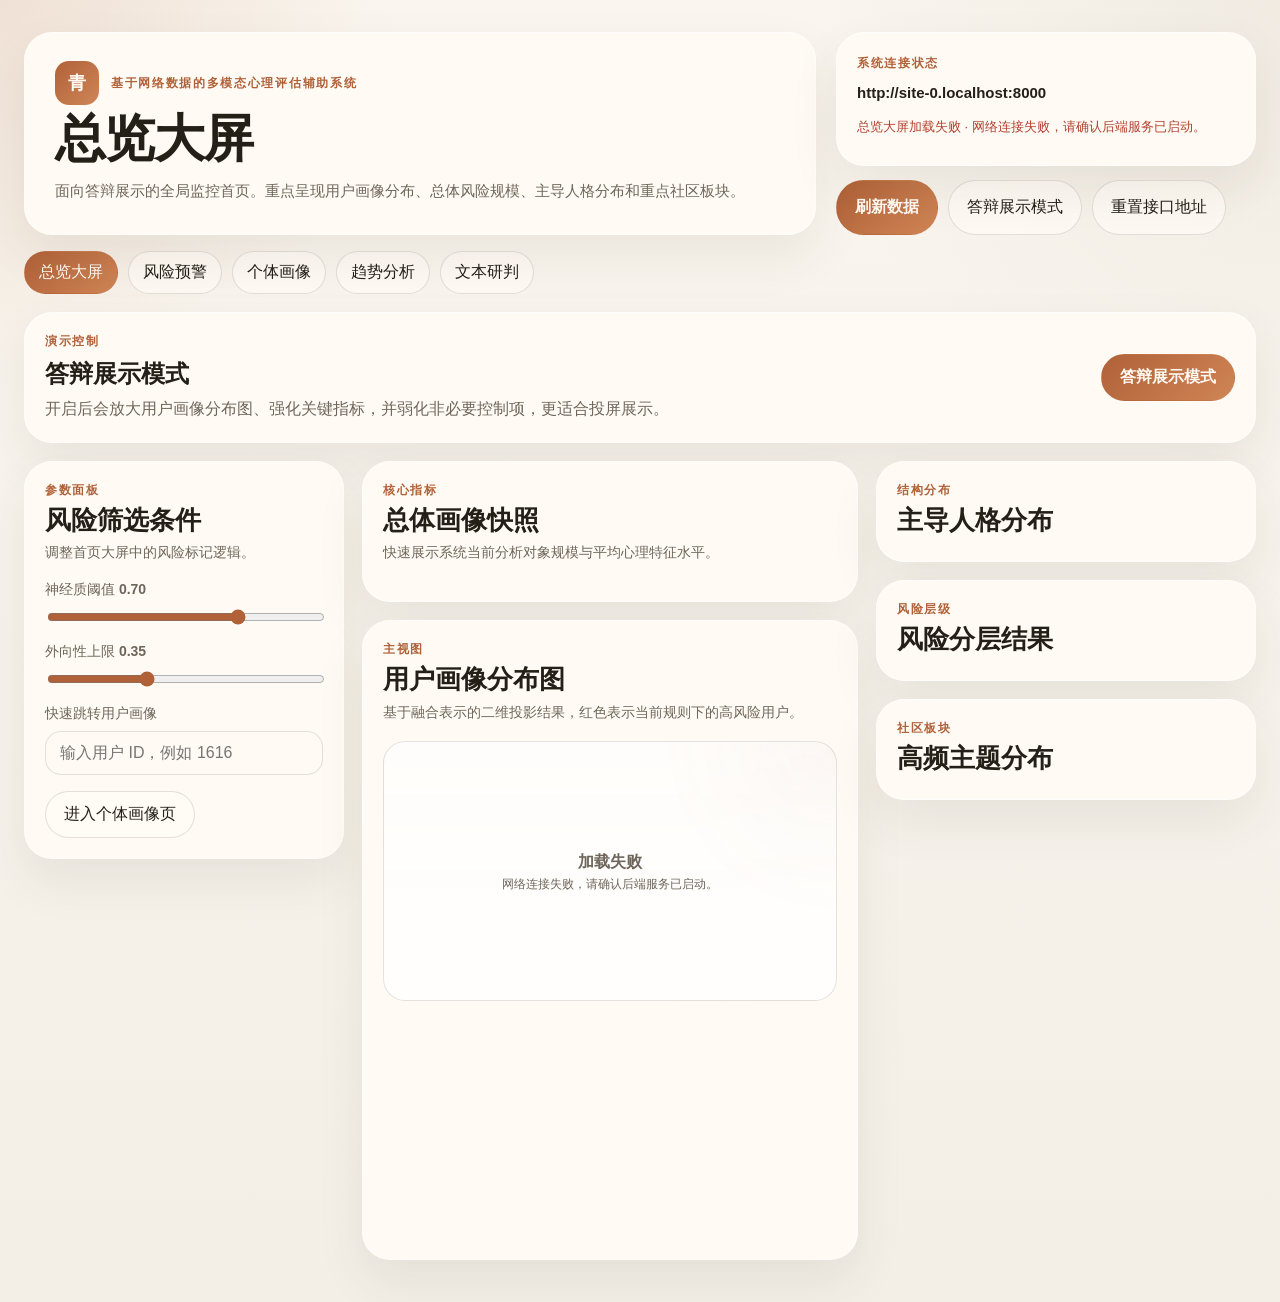
<file: frontend/index.html>
<!DOCTYPE html>
<html lang="zh-CN">
  <head>
    <meta charset="UTF-8" />
    <meta name="viewport" content="width=device-width, initial-scale=1.0" />
    <title>总览大屏 · 青少年心理画像与风险预警系统</title>
    <link rel="stylesheet" href="./styles.css?v=20260416b" />
  </head>
  <body>
    <div class="page-shell">
      <header class="masthead">
        <div class="masthead-copy">
          <div class="brand-row">
            <span class="brand-mark">青</span>
            <p class="eyebrow">基于网络数据的多模态心理评估辅助系统</p>
          </div>
          <h1>总览大屏</h1>
          <p class="lede">
            面向答辩展示的全局监控首页。重点呈现用户画像分布、总体风险规模、主导人格分布和重点社区板块。
          </p>
        </div>

        <div class="masthead-side">
          <div class="api-card">
            <span class="api-label">系统连接状态</span>
            <strong id="api-base-value" class="api-value">等待解析…</strong>
            <p id="backend-status" class="status-line">正在准备连接后端…</p>
          </div>

          <div class="header-actions">
            <button id="refresh-button" class="button primary" type="button">刷新数据</button>
            <button id="presentation-toggle-button" class="button subtle" type="button">答辩展示模式</button>
            <button id="reset-api-button" class="button subtle" type="button">重置接口地址</button>
          </div>
        </div>
      </header>

      <nav class="nav-strip" aria-label="系统导航">
        <a class="nav-link active" href="./index.html">总览大屏</a>
        <a class="nav-link" href="./alerts.html">风险预警</a>
        <a class="nav-link" href="./profile.html">个体画像</a>
        <a class="nav-link" href="./trends.html">趋势分析</a>
        <a class="nav-link" href="./inference.html">文本研判</a>
      </nav>

      <section class="presentation-strip panel">
        <div>
          <p class="panel-kicker">演示控制</p>
          <h2>答辩展示模式</h2>
          <p>开启后会放大用户画像分布图、强化关键指标，并弱化非必要控制项，更适合投屏展示。</p>
        </div>
        <button id="presentation-toggle-button-inline" class="button primary" type="button">答辩展示模式</button>
      </section>

      <main class="workspace">
        <aside class="panel control-panel">
          <div class="panel-heading">
            <p class="panel-kicker">参数面板</p>
            <h2>风险筛选条件</h2>
            <p>调整首页大屏中的风险标记逻辑。</p>
          </div>

          <label class="field">
            <span>神经质阈值 <strong id="neuro-value">0.70</strong></span>
            <input id="neuro-slider" type="range" min="0" max="1" step="0.01" value="0.70" />
          </label>

          <label class="field">
            <span>外向性上限 <strong id="extra-value">0.35</strong></span>
            <input id="extra-slider" type="range" min="0" max="1" step="0.01" value="0.35" />
          </label>

          <label class="field">
            <span>快速跳转用户画像</span>
            <input id="jump-user-input" type="search" placeholder="输入用户 ID，例如 1616" />
          </label>

          <button id="jump-user-button" class="button subtle" type="button">进入个体画像页</button>
        </aside>

        <section class="main-column">
          <section class="panel">
            <div class="panel-heading">
              <p class="panel-kicker">核心指标</p>
              <h2>总体画像快照</h2>
              <p>快速展示系统当前分析对象规模与平均心理特征水平。</p>
            </div>
            <div id="stats-grid" class="stats-grid"></div>
          </section>

          <section class="panel hero-panel">
            <div class="panel-heading">
              <p class="panel-kicker">主视图</p>
              <h2>用户画像分布图</h2>
              <p>基于融合表示的二维投影结果，红色表示当前规则下的高风险用户。</p>
            </div>
            <div id="scatter-root" class="scatter-root scatter-root-large"></div>
          </section>
        </section>

        <aside class="side-column">
          <section class="panel">
            <div class="panel-heading">
              <p class="panel-kicker">结构分布</p>
              <h2>主导人格分布</h2>
            </div>
            <div id="trait-distribution" class="stack-list"></div>
          </section>

          <section class="panel">
            <div class="panel-heading">
              <p class="panel-kicker">风险层级</p>
              <h2>风险分层结果</h2>
            </div>
            <div id="risk-band-distribution" class="stack-list"></div>
          </section>

          <section class="panel">
            <div class="panel-heading">
              <p class="panel-kicker">社区板块</p>
              <h2>高频主题分布</h2>
            </div>
            <div id="subreddit-distribution" class="stack-list"></div>
          </section>
        </aside>
      </main>
    </div>

    <script type="module" src="./dashboard.js?v=20260416b"></script>
  </body>
</html>
</file>
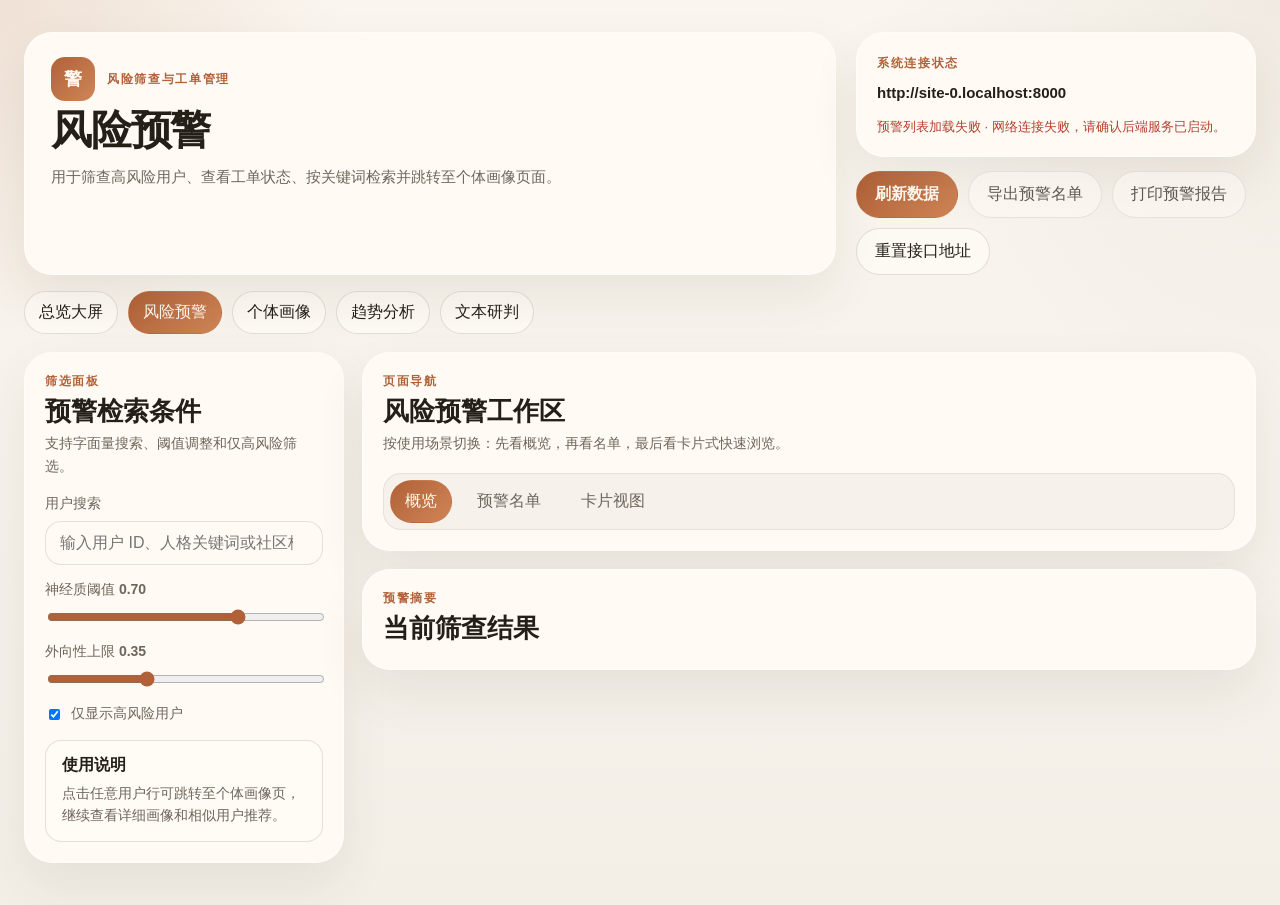
<file: frontend/alerts.html>
<!DOCTYPE html>
<html lang="zh-CN">
  <head>
    <meta charset="UTF-8" />
    <meta name="viewport" content="width=device-width, initial-scale=1.0" />
    <title>风险预警 · 青少年心理画像与风险预警系统</title>
    <link rel="stylesheet" href="./styles.css?v=20260416b" />
  </head>
  <body>
    <div class="page-shell">
      <header class="masthead compact">
        <div class="masthead-copy">
          <div class="brand-row">
            <span class="brand-mark">警</span>
            <p class="eyebrow">风险筛查与工单管理</p>
          </div>
          <h1>风险预警</h1>
          <p class="lede">
            用于筛查高风险用户、查看工单状态、按关键词检索并跳转至个体画像页面。
          </p>
        </div>

        <div class="masthead-side">
          <div class="api-card">
            <span class="api-label">系统连接状态</span>
            <strong id="api-base-value" class="api-value">等待解析…</strong>
            <p id="backend-status" class="status-line">正在准备连接后端…</p>
          </div>

          <div class="header-actions">
            <button id="refresh-button" class="button primary" type="button">刷新数据</button>
            <button id="export-alerts-button" class="button subtle" type="button">导出预警名单</button>
            <button id="print-alerts-button" class="button subtle" type="button">打印预警报告</button>
            <button id="reset-api-button" class="button subtle" type="button">重置接口地址</button>
          </div>
        </div>
      </header>

      <nav class="nav-strip" aria-label="系统导航">
        <a class="nav-link" href="./index.html">总览大屏</a>
        <a class="nav-link active" href="./alerts.html">风险预警</a>
        <a class="nav-link" href="./profile.html">个体画像</a>
        <a class="nav-link" href="./trends.html">趋势分析</a>
        <a class="nav-link" href="./inference.html">文本研判</a>
      </nav>

      <main class="workspace workspace-two-column">
        <aside class="panel control-panel">
          <div class="panel-heading">
            <p class="panel-kicker">筛选面板</p>
            <h2>预警检索条件</h2>
            <p>支持字面量搜索、阈值调整和仅高风险筛选。</p>
          </div>

          <label class="field">
            <span>用户搜索</span>
            <input id="search-input" type="search" placeholder="输入用户 ID、人格关键词或社区板块" />
          </label>

          <label class="field">
            <span>神经质阈值 <strong id="neuro-value">0.70</strong></span>
            <input id="neuro-slider" type="range" min="0" max="1" step="0.01" value="0.70" />
          </label>

          <label class="field">
            <span>外向性上限 <strong id="extra-value">0.35</strong></span>
            <input id="extra-slider" type="range" min="0" max="1" step="0.01" value="0.35" />
          </label>

          <label class="checkbox-row">
            <input id="risk-only" type="checkbox" checked />
            <span>仅显示高风险用户</span>
          </label>

          <div class="helper-box">
            <strong>使用说明</strong>
            <p>点击任意用户行可跳转至个体画像页，继续查看详细画像和相似用户推荐。</p>
          </div>
        </aside>

        <section class="main-column">
          <section class="panel">
            <div class="panel-heading">
              <p class="panel-kicker">页面导航</p>
              <h2>风险预警工作区</h2>
              <p>按使用场景切换：先看概览，再看名单，最后看卡片式快速浏览。</p>
            </div>
            <div id="alerts-tab-bar" class="profile-tab-bar"></div>
          </section>

          <section id="alerts-overview-section" class="panel alert-tab-section">
            <div class="panel-heading">
              <p class="panel-kicker">预警摘要</p>
              <h2>当前筛查结果</h2>
            </div>
            <div id="alerts-summary" class="stats-grid compact-stats"></div>
          </section>

          <section id="alerts-table-section" class="panel alert-tab-section">
            <div class="panel-heading">
              <p class="panel-kicker">风险名单</p>
              <h2>重点观察用户列表</h2>
              <p>按风险优先，再按神经质和发帖活跃度排序。</p>
            </div>
            <div class="table-shell">
              <table>
                <thead>
                  <tr>
                    <th>用户</th>
                    <th>工单状态</th>
                    <th>主导人格</th>
                    <th>神经质</th>
                    <th>外向性</th>
                    <th>发帖数</th>
                    <th>社区板块</th>
                  </tr>
                </thead>
                <tbody id="users-table"></tbody>
              </table>
            </div>
          </section>

          <section id="alerts-cards-section" class="panel alert-tab-section">
            <div class="panel-heading">
              <p class="panel-kicker">卡片视图</p>
              <h2>移动端与快速浏览模式</h2>
              <p>更适合触屏操作和答辩现场逐个点选用户。</p>
            </div>
            <div id="alerts-card-list" class="alerts-card-list"></div>
          </section>
        </section>
      </main>
    </div>

    <script type="module" src="./alerts.js?v=20260416b"></script>
  </body>
</html>
</file>
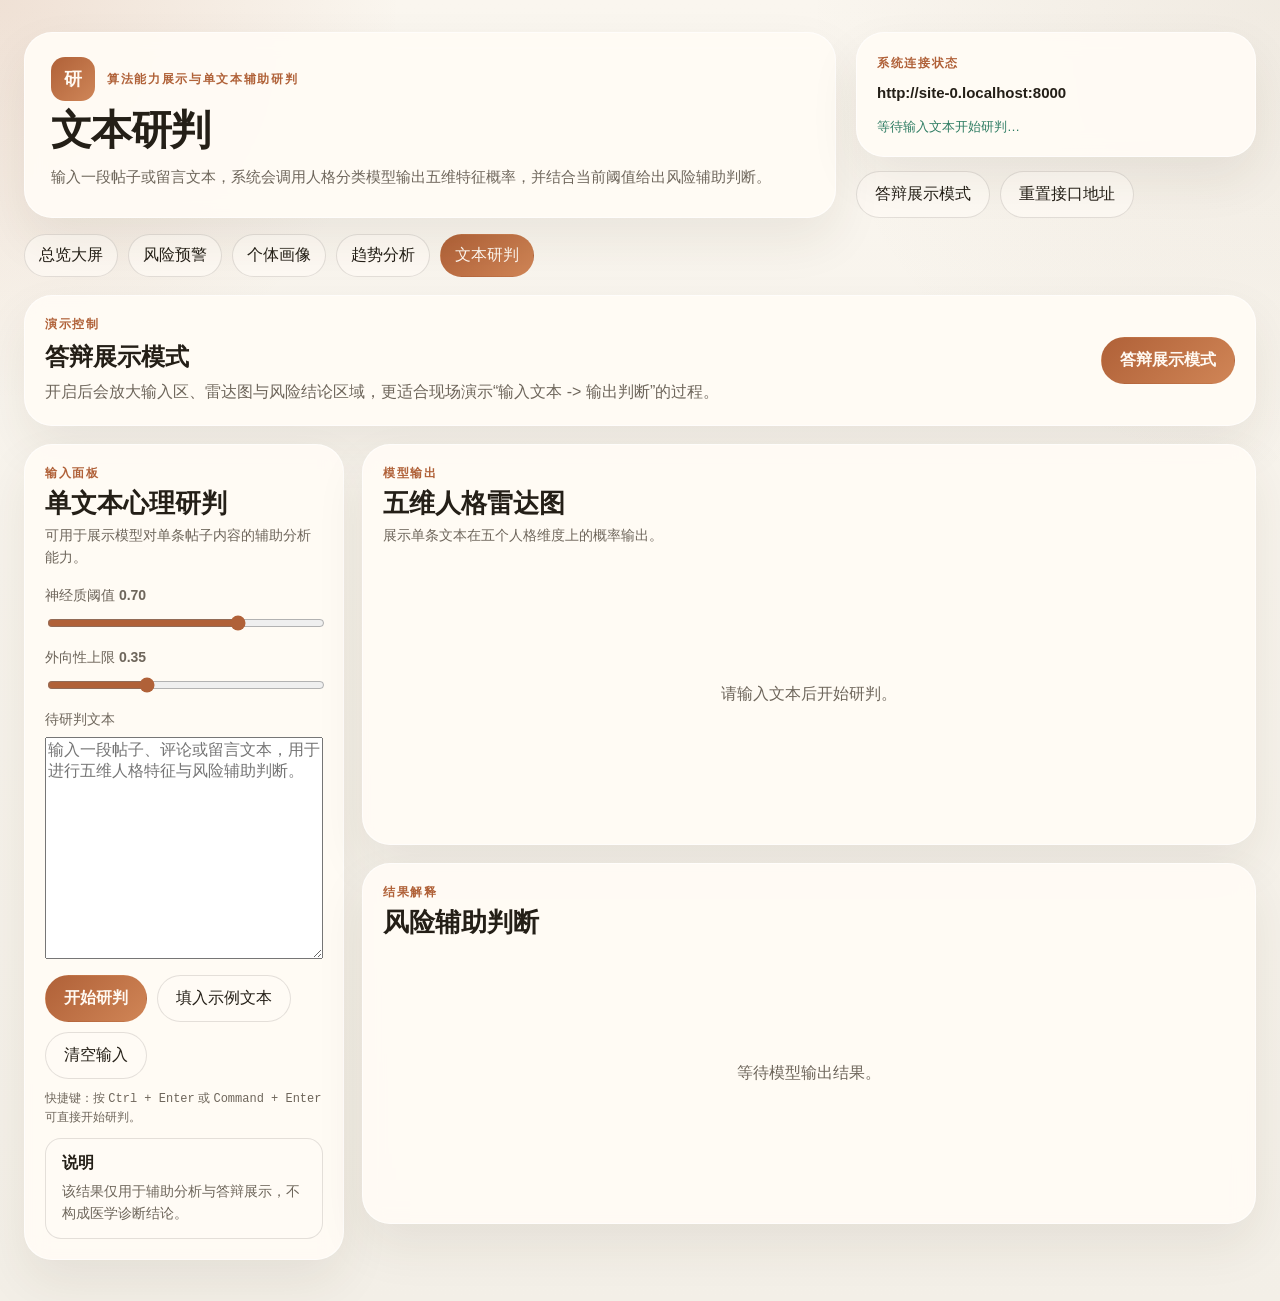
<file: frontend/inference.html>
<!DOCTYPE html>
<html lang="zh-CN">
  <head>
    <meta charset="UTF-8" />
    <meta name="viewport" content="width=device-width, initial-scale=1.0" />
    <title>文本研判 · 青少年心理画像与风险预警系统</title>
    <link rel="stylesheet" href="./styles.css?v=20260416b" />
  </head>
  <body>
    <div class="page-shell">
      <header class="masthead compact">
        <div class="masthead-copy">
          <div class="brand-row">
            <span class="brand-mark">研</span>
            <p class="eyebrow">算法能力展示与单文本辅助研判</p>
          </div>
          <h1>文本研判</h1>
          <p class="lede">
            输入一段帖子或留言文本，系统会调用人格分类模型输出五维特征概率，并结合当前阈值给出风险辅助判断。
          </p>
        </div>

        <div class="masthead-side">
          <div class="api-card">
            <span class="api-label">系统连接状态</span>
            <strong id="api-base-value" class="api-value">等待解析…</strong>
            <p id="backend-status" class="status-line">正在准备连接后端…</p>
          </div>

          <div class="header-actions">
            <button id="presentation-toggle-button" class="button subtle" type="button">答辩展示模式</button>
            <button id="reset-api-button" class="button subtle" type="button">重置接口地址</button>
          </div>
        </div>
      </header>

      <nav class="nav-strip" aria-label="系统导航">
        <a class="nav-link" href="./index.html">总览大屏</a>
        <a class="nav-link" href="./alerts.html">风险预警</a>
        <a class="nav-link" href="./profile.html">个体画像</a>
        <a class="nav-link" href="./trends.html">趋势分析</a>
        <a class="nav-link active" href="./inference.html">文本研判</a>
      </nav>

      <section class="presentation-strip panel">
        <div>
          <p class="panel-kicker">演示控制</p>
          <h2>答辩展示模式</h2>
          <p>开启后会放大输入区、雷达图与风险结论区域，更适合现场演示“输入文本 -> 输出判断”的过程。</p>
        </div>
        <button id="presentation-toggle-button-inline" class="button primary" type="button">答辩展示模式</button>
      </section>

      <main class="workspace workspace-two-column">
        <aside class="panel control-panel">
          <div class="panel-heading">
            <p class="panel-kicker">输入面板</p>
            <h2>单文本心理研判</h2>
            <p>可用于展示模型对单条帖子内容的辅助分析能力。</p>
          </div>

          <label class="field">
            <span>神经质阈值 <strong id="neuro-value">0.70</strong></span>
            <input id="neuro-slider" type="range" min="0" max="1" step="0.01" value="0.70" />
          </label>

          <label class="field">
            <span>外向性上限 <strong id="extra-value">0.35</strong></span>
            <input id="extra-slider" type="range" min="0" max="1" step="0.01" value="0.35" />
          </label>

          <label class="field">
            <span>待研判文本</span>
            <textarea
              id="text-input"
              rows="12"
              placeholder="输入一段帖子、评论或留言文本，用于进行五维人格特征与风险辅助判断。"
            ></textarea>
          </label>

          <div class="field-actions">
            <button id="analyze-button" class="button primary" type="button">开始研判</button>
            <button id="sample-button" class="button subtle" type="button">填入示例文本</button>
            <button id="clear-button" class="button subtle" type="button">清空输入</button>
          </div>

          <p class="helper-text">快捷键：按 <code>Ctrl + Enter</code> 或 <code>Command + Enter</code> 可直接开始研判。</p>

          <div class="helper-box">
            <strong>说明</strong>
            <p>该结果仅用于辅助分析与答辩展示，不构成医学诊断结论。</p>
          </div>
        </aside>

        <section class="main-column">
          <section class="panel">
            <div class="panel-heading">
              <p class="panel-kicker">模型输出</p>
              <h2>五维人格雷达图</h2>
              <p>展示单条文本在五个人格维度上的概率输出。</p>
            </div>
            <div id="radar-root" class="radar-shell empty-state">请输入文本后开始研判。</div>
          </section>

          <section class="panel">
            <div class="panel-heading">
              <p class="panel-kicker">结果解释</p>
              <h2>风险辅助判断</h2>
            </div>
            <div id="verdict-root" class="stack-list empty-state">等待模型输出结果。</div>
          </section>
        </section>
      </main>
    </div>

    <script type="module" src="./inference.js?v=20260416b"></script>
  </body>
</html>
</file>
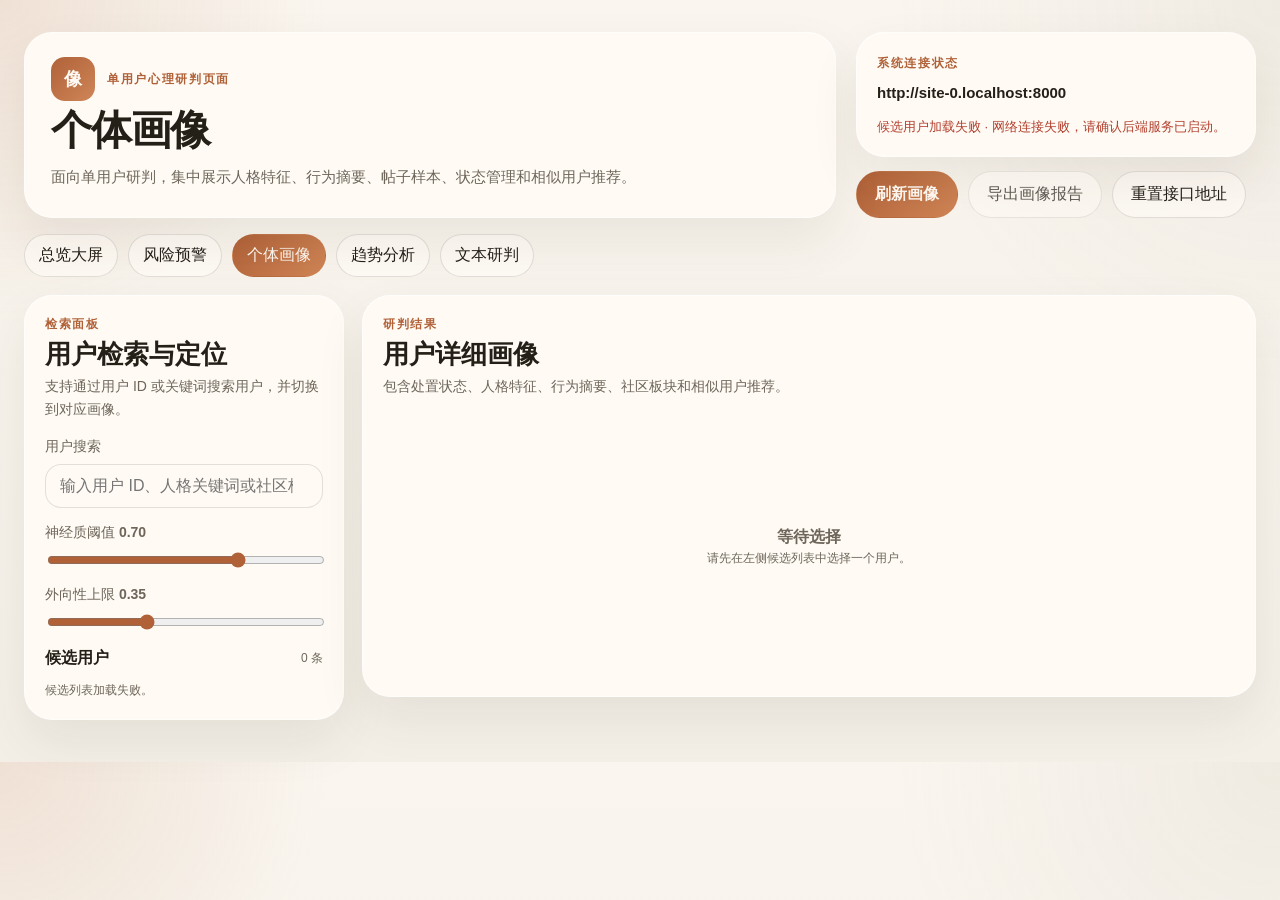
<file: frontend/profile.html>
<!DOCTYPE html>
<html lang="zh-CN">
  <head>
    <meta charset="UTF-8" />
    <meta name="viewport" content="width=device-width, initial-scale=1.0" />
    <title>个体画像 · 青少年心理画像与风险预警系统</title>
    <link rel="stylesheet" href="./styles.css?v=20260416b" />
  </head>
  <body>
    <div class="page-shell">
      <header class="masthead compact">
        <div class="masthead-copy">
          <div class="brand-row">
            <span class="brand-mark">像</span>
            <p class="eyebrow">单用户心理研判页面</p>
          </div>
          <h1>个体画像</h1>
          <p class="lede">
            面向单用户研判，集中展示人格特征、行为摘要、帖子样本、状态管理和相似用户推荐。
          </p>
        </div>

        <div class="masthead-side">
          <div class="api-card">
            <span class="api-label">系统连接状态</span>
            <strong id="api-base-value" class="api-value">等待解析…</strong>
            <p id="backend-status" class="status-line">正在准备连接后端…</p>
          </div>

          <div class="header-actions">
            <button id="refresh-button" class="button primary" type="button">刷新画像</button>
            <button id="export-report-button" class="button subtle" type="button">导出画像报告</button>
            <button id="reset-api-button" class="button subtle" type="button">重置接口地址</button>
          </div>
        </div>
      </header>

      <nav class="nav-strip" aria-label="系统导航">
        <a class="nav-link" href="./index.html">总览大屏</a>
        <a class="nav-link" href="./alerts.html">风险预警</a>
        <a class="nav-link active" href="./profile.html">个体画像</a>
        <a class="nav-link" href="./trends.html">趋势分析</a>
        <a class="nav-link" href="./inference.html">文本研判</a>
      </nav>

      <main class="workspace workspace-two-column">
        <aside class="panel control-panel">
          <div class="panel-heading">
            <p class="panel-kicker">检索面板</p>
            <h2>用户检索与定位</h2>
            <p>支持通过用户 ID 或关键词搜索用户，并切换到对应画像。</p>
          </div>

          <label class="field">
            <span>用户搜索</span>
            <input id="search-input" type="search" placeholder="输入用户 ID、人格关键词或社区板块" />
          </label>

          <label class="field">
            <span>神经质阈值 <strong id="neuro-value">0.70</strong></span>
            <input id="neuro-slider" type="range" min="0" max="1" step="0.01" value="0.70" />
          </label>

          <label class="field">
            <span>外向性上限 <strong id="extra-value">0.35</strong></span>
            <input id="extra-slider" type="range" min="0" max="1" step="0.01" value="0.35" />
          </label>

          <section class="result-panel">
            <div class="result-panel-head">
              <strong>候选用户</strong>
              <span id="result-count" class="helper-text">0 条</span>
            </div>
            <div id="candidate-list" class="candidate-list"></div>
          </section>
        </aside>

        <section class="panel detail-panel">
          <div class="panel-heading">
            <p class="panel-kicker">研判结果</p>
            <h2>用户详细画像</h2>
            <p>包含处置状态、人格特征、行为摘要、社区板块和相似用户推荐。</p>
          </div>
          <div id="detail-root" class="detail-root empty-state">请选择一个用户以查看详细画像。</div>
        </section>
      </main>
    </div>

    <script type="module" src="./profile.js?v=20260416b"></script>
  </body>
</html>
</file>
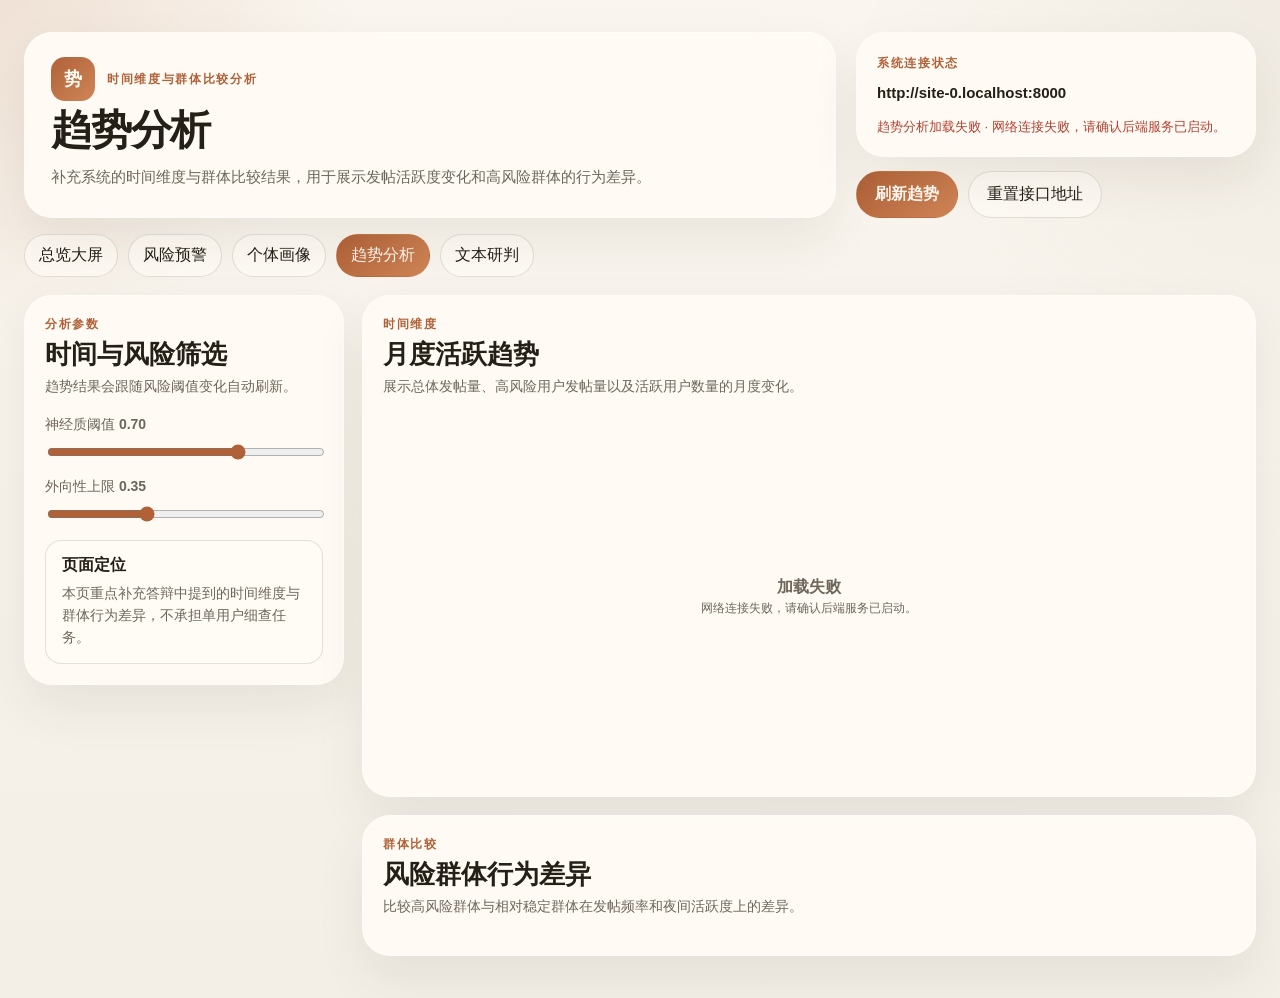
<file: frontend/trends.html>
<!DOCTYPE html>
<html lang="zh-CN">
  <head>
    <meta charset="UTF-8" />
    <meta name="viewport" content="width=device-width, initial-scale=1.0" />
    <title>趋势分析 · 青少年心理画像与风险预警系统</title>
    <link rel="stylesheet" href="./styles.css?v=20260416b" />
  </head>
  <body>
    <div class="page-shell">
      <header class="masthead compact">
        <div class="masthead-copy">
          <div class="brand-row">
            <span class="brand-mark">势</span>
            <p class="eyebrow">时间维度与群体比较分析</p>
          </div>
          <h1>趋势分析</h1>
          <p class="lede">
            补充系统的时间维度与群体比较结果，用于展示发帖活跃度变化和高风险群体的行为差异。
          </p>
        </div>

        <div class="masthead-side">
          <div class="api-card">
            <span class="api-label">系统连接状态</span>
            <strong id="api-base-value" class="api-value">等待解析…</strong>
            <p id="backend-status" class="status-line">正在准备连接后端…</p>
          </div>

          <div class="header-actions">
            <button id="refresh-button" class="button primary" type="button">刷新趋势</button>
            <button id="reset-api-button" class="button subtle" type="button">重置接口地址</button>
          </div>
        </div>
      </header>

      <nav class="nav-strip" aria-label="系统导航">
        <a class="nav-link" href="./index.html">总览大屏</a>
        <a class="nav-link" href="./alerts.html">风险预警</a>
        <a class="nav-link" href="./profile.html">个体画像</a>
        <a class="nav-link active" href="./trends.html">趋势分析</a>
        <a class="nav-link" href="./inference.html">文本研判</a>
      </nav>

      <main class="workspace workspace-two-column">
        <aside class="panel control-panel">
          <div class="panel-heading">
            <p class="panel-kicker">分析参数</p>
            <h2>时间与风险筛选</h2>
            <p>趋势结果会跟随风险阈值变化自动刷新。</p>
          </div>

          <label class="field">
            <span>神经质阈值 <strong id="neuro-value">0.70</strong></span>
            <input id="neuro-slider" type="range" min="0" max="1" step="0.01" value="0.70" />
          </label>

          <label class="field">
            <span>外向性上限 <strong id="extra-value">0.35</strong></span>
            <input id="extra-slider" type="range" min="0" max="1" step="0.01" value="0.35" />
          </label>

          <div class="helper-box">
            <strong>页面定位</strong>
            <p>本页重点补充答辩中提到的时间维度与群体行为差异，不承担单用户细查任务。</p>
          </div>
        </aside>

        <section class="main-column">
          <section class="panel">
            <div class="panel-heading">
              <p class="panel-kicker">时间维度</p>
              <h2>月度活跃趋势</h2>
              <p>展示总体发帖量、高风险用户发帖量以及活跃用户数量的月度变化。</p>
            </div>
            <div id="timeline-chart" class="timeline-chart"></div>
          </section>

          <section class="panel">
            <div class="panel-heading">
              <p class="panel-kicker">群体比较</p>
              <h2>风险群体行为差异</h2>
              <p>比较高风险群体与相对稳定群体在发帖频率和夜间活跃度上的差异。</p>
            </div>
            <div id="group-comparison" class="comparison-grid"></div>
          </section>
        </section>
      </main>
    </div>

    <script type="module" src="./trends.js?v=20260416b"></script>
  </body>
</html>
</file>
<file: frontend/styles.css>
:root {
  --page: #f3efe7;
  --paper: rgba(255, 251, 245, 0.94);
  --paper-strong: #fffaf3;
  --ink: #241f17;
  --muted: #6e665b;
  --line: rgba(36, 31, 23, 0.12);
  --line-strong: rgba(36, 31, 23, 0.22);
  --accent: #b06138;
  --accent-strong: #8f4a26;
  --accent-soft: rgba(176, 97, 56, 0.12);
  --ok: #2f7d63;
  --danger: #b3402f;
  --shadow: 0 22px 50px rgba(67, 48, 28, 0.08);
  --radius-xl: 28px;
  --radius-lg: 22px;
  --radius-md: 16px;
  --font-display: "Iowan Old Style", "Palatino Linotype", "Noto Serif SC", "Source Han Serif SC", serif;
  --font-body: "IBM Plex Sans", "PingFang SC", "Hiragino Sans GB", "Noto Sans SC", sans-serif;
}

* {
  box-sizing: border-box;
}

html {
  scroll-behavior: smooth;
}

body {
  margin: 0;
  background:
    radial-gradient(circle at top left, rgba(176, 97, 56, 0.14), transparent 22%),
    radial-gradient(circle at top right, rgba(126, 101, 71, 0.08), transparent 26%),
    linear-gradient(180deg, #faf6ef 0%, var(--page) 100%);
  color: var(--ink);
  font-family: var(--font-body);
}

button,
input,
select,
textarea {
  font: inherit;
}

button:focus-visible,
input:focus-visible,
select:focus-visible,
textarea:focus-visible,
[tabindex]:focus-visible {
  outline: 2px solid var(--accent);
  outline-offset: 2px;
}

.page-shell {
  max-width: 1520px;
  margin: 0 auto;
  padding: 32px 24px 42px;
}

body.mode-present .page-shell {
  max-width: 1760px;
  padding: 24px 24px 32px;
}

.masthead {
  display: grid;
  grid-template-columns: minmax(0, 1.35fr) minmax(300px, 420px);
  gap: 20px;
  align-items: stretch;
  margin-bottom: 16px;
}

.masthead.compact {
  grid-template-columns: minmax(0, 1.25fr) minmax(300px, 400px);
}

.masthead-copy,
.api-card,
.panel {
  background: var(--paper);
  border: 1px solid rgba(255, 255, 255, 0.66);
  border-radius: var(--radius-xl);
  box-shadow: var(--shadow);
  backdrop-filter: blur(10px);
}

.masthead-copy {
  padding: 28px 30px 30px;
}

.masthead.compact .masthead-copy {
  padding: 24px 26px;
}

.brand-row {
  display: flex;
  align-items: center;
  gap: 12px;
  margin-bottom: 10px;
}

.brand-mark {
  width: 44px;
  height: 44px;
  display: grid;
  place-items: center;
  border-radius: 14px;
  background: linear-gradient(135deg, #b06138, #cf8658);
  color: #fffaf3;
  font-weight: 700;
  font-size: 18px;
}

.eyebrow,
.panel-kicker,
.api-label {
  margin: 0;
  text-transform: uppercase;
  letter-spacing: 0.14em;
  font-size: 12px;
  font-weight: 700;
  color: var(--accent);
}

.masthead h1 {
  margin: 0;
  font-family: var(--font-display);
  font-size: clamp(2.45rem, 4vw, 4.1rem);
  line-height: 0.95;
  letter-spacing: -0.03em;
}

.masthead.compact h1 {
  font-size: clamp(2rem, 3.2vw, 3.2rem);
}

.lede {
  max-width: 780px;
  margin: 14px 0 0;
  color: var(--muted);
  line-height: 1.78;
  font-size: 15px;
}

.masthead-side {
  display: grid;
  gap: 14px;
}

.api-card {
  padding: 20px;
}

.api-value {
  display: block;
  margin-top: 10px;
  font-size: 15px;
  line-height: 1.5;
  word-break: break-all;
}

.header-actions {
  display: flex;
  gap: 10px;
  flex-wrap: wrap;
}

.nav-strip {
  display: flex;
  flex-wrap: wrap;
  gap: 10px;
  margin-bottom: 18px;
}

.presentation-strip {
  display: flex;
  justify-content: space-between;
  align-items: center;
  gap: 18px;
  margin-bottom: 18px;
}

.presentation-strip h2 {
  margin: 8px 0 6px;
  font-family: var(--font-display);
}

.presentation-strip p:last-child {
  margin: 0;
  color: var(--muted);
  line-height: 1.6;
}

.nav-link {
  display: inline-flex;
  align-items: center;
  padding: 10px 14px;
  border-radius: 999px;
  border: 1px solid var(--line);
  text-decoration: none;
  color: var(--ink);
  background: rgba(255, 251, 245, 0.72);
  transition: transform 120ms ease, border-color 120ms ease, background 120ms ease;
}

.nav-link:hover {
  transform: translateY(-1px);
  border-color: var(--line-strong);
}

.nav-link.active {
  background: linear-gradient(135deg, var(--accent), #d08556);
  color: #fff9f2;
  border-color: transparent;
}

.button {
  border: 1px solid transparent;
  border-radius: 999px;
  padding: 12px 18px;
  cursor: pointer;
  transition: transform 120ms ease, opacity 120ms ease, border-color 120ms ease;
}

.button:hover {
  transform: translateY(-1px);
}

.button:disabled {
  cursor: wait;
  opacity: 0.72;
  transform: none;
}

.button.primary {
  background: linear-gradient(135deg, var(--accent), #d08556);
  color: #fff9f2;
  font-weight: 700;
}

.button.subtle {
  background: rgba(255, 251, 245, 0.72);
  color: var(--ink);
  border-color: var(--line);
}

.status-line {
  margin: 12px 0 0;
  font-size: 13px;
  line-height: 1.5;
  color: var(--muted);
}

.status-line.is-loading {
  color: var(--accent-strong);
}

.status-line.is-ok {
  color: var(--ok);
}

.status-line.is-error {
  color: var(--danger);
}

.workspace {
  display: grid;
  grid-template-columns: minmax(270px, 320px) minmax(0, 1fr) minmax(300px, 380px);
  gap: 18px;
  align-items: start;
}

.workspace-two-column {
  grid-template-columns: minmax(270px, 320px) minmax(0, 1fr);
}

.main-column,
.side-column {
  display: grid;
  gap: 18px;
}

.panel {
  padding: 20px;
}

.hero-panel {
  min-height: 640px;
}

body.mode-present.page-dashboard .workspace {
  grid-template-columns: minmax(0, 1fr) minmax(320px, 420px);
}

body.mode-present .presentation-strip {
  display: none;
}

body.mode-present.page-dashboard .control-panel {
  display: none;
}

body.mode-present.page-dashboard .hero-panel {
  min-height: 820px;
}

body.mode-present.page-dashboard .scatter-root-large {
  min-height: 720px;
}

body.mode-present.page-dashboard .scatter-svg {
  min-height: 680px;
}

body.mode-present.page-dashboard .stats-grid {
  grid-template-columns: repeat(4, minmax(0, 1fr));
}

body.mode-present.page-dashboard .side-column {
  align-content: start;
}

body.mode-present.page-dashboard .panel-heading p:last-child,
body.mode-present.page-dashboard .lede {
  font-size: 17px;
}

body.mode-present.page-dashboard .stack-list {
  gap: 16px;
}

.panel-heading h2 {
  margin: 8px 0 6px;
  font-family: var(--font-display);
  font-size: clamp(1.35rem, 2vw, 1.8rem);
  line-height: 1.1;
}

.panel-heading p:last-child {
  margin: 0 0 18px;
  color: var(--muted);
  line-height: 1.6;
  font-size: 14px;
}

.field,
.checkbox-row {
  display: grid;
  gap: 8px;
  margin-bottom: 16px;
}

.field span,
.checkbox-row span {
  color: var(--muted);
  font-size: 14px;
}

.field input[type="search"],
.case-form textarea,
.case-form select {
  width: 100%;
  border: 1px solid var(--line);
  border-radius: var(--radius-md);
  background: var(--paper-strong);
  color: var(--ink);
  padding: 12px 14px;
}

body.mode-present.page-inference .workspace-two-column {
  grid-template-columns: minmax(380px, 0.9fr) minmax(560px, 1.1fr);
  align-items: stretch;
}

body.mode-present.page-inference .control-panel {
  min-height: 100%;
}

body.mode-present.page-inference #text-input {
  min-height: 360px;
  font-size: 16px;
  line-height: 1.8;
}

body.mode-present.page-inference .radar-shell {
  min-height: 460px;
}

body.mode-present.page-inference .radar-svg {
  height: 420px;
}

body.mode-present.page-inference .verdict-card {
  padding: 20px;
}

body.mode-present.page-inference .helper-box {
  display: none;
}

body.mode-present.page-inference .main-column {
  gap: 20px;
}

body.mode-present.page-inference .panel-heading p:last-child,
body.mode-present.page-inference .lede {
  font-size: 16px;
}

input[type="range"] {
  width: 100%;
  accent-color: var(--accent);
}

.checkbox-row {
  grid-template-columns: 18px 1fr;
  align-items: center;
}

.helper-box {
  margin-top: 12px;
  padding: 14px 16px;
  border: 1px solid var(--line);
  border-radius: var(--radius-md);
  background: rgba(255, 251, 245, 0.72);
}

.helper-box strong {
  display: block;
  margin-bottom: 6px;
}

.helper-box p {
  margin: 0;
  color: var(--muted);
  font-size: 14px;
  line-height: 1.6;
}

.stats-grid {
  display: grid;
  grid-template-columns: repeat(4, minmax(0, 1fr));
  gap: 12px;
}

.compact-stats {
  grid-template-columns: repeat(4, minmax(0, 1fr));
}

.stat-card {
  background: var(--paper-strong);
  border: 1px solid var(--line);
  border-radius: 20px;
  padding: 18px;
}

.stat-card p {
  margin: 0 0 8px;
  color: var(--muted);
  font-size: 13px;
}

.stat-card strong {
  font-family: var(--font-display);
  font-size: clamp(1.45rem, 2vw, 2rem);
  letter-spacing: -0.02em;
}

.scatter-root {
  min-height: 360px;
  padding: 12px;
  border-radius: 22px;
  border: 1px solid var(--line);
  background:
    linear-gradient(180deg, rgba(255, 255, 255, 0.58), rgba(255, 255, 255, 0.8)),
    radial-gradient(circle at top right, rgba(176, 97, 56, 0.1), transparent 34%);
}

.scatter-root-large {
  min-height: 520px;
}

.scatter-svg {
  width: 100%;
  height: 100%;
  min-height: 320px;
}

.scatter-point {
  cursor: pointer;
  transition: opacity 120ms ease, r 120ms ease;
}

.scatter-point:hover,
.scatter-point.active,
.scatter-point:focus-visible {
  opacity: 1;
  r: 6;
}

.stack-list {
  display: grid;
  gap: 12px;
}

.bar-row {
  display: grid;
  gap: 8px;
}

.bar-row-head {
  display: flex;
  justify-content: space-between;
  gap: 12px;
  font-size: 14px;
}

.bar-track {
  height: 10px;
  overflow: hidden;
  border-radius: 999px;
  background: #ece2d2;
}

.bar-fill {
  height: 100%;
  border-radius: 999px;
  background: linear-gradient(90deg, #d38b5e, #b06138);
}

.table-shell {
  overflow: auto;
  border-radius: 18px;
  border: 1px solid var(--line);
  background: rgba(255, 251, 245, 0.6);
}

.alerts-card-list {
  display: grid;
  gap: 10px;
  margin-top: 12px;
}

.alert-card {
  width: 100%;
  text-align: left;
  padding: 14px;
  border-radius: 16px;
  border: 1px solid var(--line);
  background: #fffcf7;
  cursor: pointer;
}

table {
  width: 100%;
  border-collapse: collapse;
}

thead {
  background: rgba(255, 249, 242, 0.96);
}

th,
td {
  text-align: left;
  padding: 13px 12px;
  border-bottom: 1px solid var(--line);
  font-size: 14px;
}

tbody tr {
  cursor: pointer;
  transition: background 120ms ease;
}

tbody tr:hover,
tbody tr.active {
  background: var(--accent-soft);
}

.detail-root {
  display: grid;
  gap: 18px;
}

.profile-tab-bar {
  display: flex;
  gap: 10px;
  flex-wrap: wrap;
  padding: 6px;
  border-radius: 18px;
  background: rgba(36, 31, 23, 0.04);
  border: 1px solid rgba(36, 31, 23, 0.08);
}

.profile-tab {
  padding: 10px 14px;
  border-radius: 999px;
  border: 1px solid transparent;
  background: transparent;
  color: var(--muted);
  cursor: pointer;
}

.profile-tab.active {
  background: linear-gradient(135deg, var(--accent), #d08556);
  color: #fff9f2;
}

.profile-tab-panel {
  display: grid;
  gap: 18px;
}

.profile-overview-grid {
  display: grid;
  grid-template-columns: minmax(300px, 420px) minmax(0, 1fr);
  gap: 18px;
  align-items: start;
}

.profile-radar-pane {
  min-height: 100%;
}

.profile-score-pane {
  display: grid;
  gap: 10px;
}

.empty-state {
  display: grid;
  place-items: center;
  min-height: 260px;
  color: var(--muted);
  text-align: center;
  line-height: 1.6;
}

.detail-hero {
  display: flex;
  justify-content: space-between;
  align-items: center;
  gap: 16px;
}

.detail-hero h3,
.section-block h4 {
  margin: 0 0 8px;
}

.detail-hero h3 {
  font-family: var(--font-display);
  font-size: 1.8rem;
}

.detail-sub {
  margin: 0;
  color: var(--muted);
  font-size: 14px;
}

.section-block {
  padding: 16px;
  border: 1px solid var(--line);
  border-radius: 20px;
  background: var(--paper-strong);
}

.trait-list,
.metric-list,
.recommendation-list,
.post-list {
  display: grid;
  gap: 12px;
}

.trait-row {
  display: grid;
  gap: 6px;
}

.trait-row header,
.metric-row {
  display: flex;
  justify-content: space-between;
  gap: 12px;
  font-size: 14px;
}

.trait-bar {
  height: 10px;
  border-radius: 999px;
  overflow: hidden;
  background: #ece2d2;
}

.trait-bar > span {
  display: block;
  height: 100%;
  border-radius: 999px;
  background: linear-gradient(90deg, #d38b5e, #b06138);
}

.subreddit-list {
  display: flex;
  gap: 8px;
  flex-wrap: wrap;
}

.subreddit-list.compact {
  margin-top: 6px;
}

.subreddit-chip {
  padding: 6px 10px;
  border-radius: 999px;
  background: rgba(36, 31, 23, 0.06);
  font-size: 12px;
}

.recommendation-card,
.post-card,
.candidate-card,
.comparison-card,
.narrative-card {
  padding: 14px;
  border-radius: 16px;
  border: 1px solid var(--line);
  background: #fffcf7;
}

.recommendation-card strong,
.post-card strong,
.candidate-card strong,
.comparison-card strong,
.narrative-card strong {
  display: block;
  margin-bottom: 8px;
}

.recommendation-card {
  width: 100%;
  text-align: left;
  cursor: pointer;
  transition: transform 120ms ease, border-color 120ms ease, background 120ms ease;
}

.recommendation-card:hover,
.recommendation-card.active {
  transform: translateY(-1px);
  border-color: var(--line-strong);
  background: rgba(176, 97, 56, 0.08);
}

.preview-list {
  display: grid;
  gap: 8px;
  margin-top: 10px;
}

.preview-card {
  padding: 10px 12px;
  border-radius: 14px;
  background: rgba(36, 31, 23, 0.04);
  border: 1px solid rgba(36, 31, 23, 0.08);
}

.preview-card strong {
  font-size: 12px;
  margin-bottom: 6px;
  color: var(--accent-strong);
}

.case-form {
  display: grid;
  gap: 10px;
}

.case-form textarea {
  min-height: 88px;
  resize: vertical;
}

.inline-actions {
  display: flex;
  gap: 12px;
  align-items: center;
  flex-wrap: wrap;
}

.field-actions {
  display: flex;
  gap: 10px;
  flex-wrap: wrap;
  margin-bottom: 10px;
}

.helper-text {
  margin: 0;
  color: var(--muted);
  font-size: 12px;
  line-height: 1.5;
}

.risk-tag,
.safe-tag {
  display: inline-flex;
  align-items: center;
  border-radius: 999px;
  padding: 6px 12px;
  font-size: 12px;
  font-weight: 700;
}

.risk-tag {
  color: var(--danger);
  background: rgba(179, 64, 47, 0.12);
}

.safe-tag {
  color: var(--ok);
  background: rgba(47, 125, 99, 0.12);
}

.result-panel {
  display: grid;
  gap: 12px;
}

.result-panel-head {
  display: flex;
  justify-content: space-between;
  align-items: center;
}

.candidate-list {
  display: grid;
  gap: 10px;
}

.candidate-card {
  width: 100%;
  text-align: left;
  cursor: pointer;
  transition: transform 120ms ease, border-color 120ms ease, background 120ms ease;
}

.candidate-card:hover,
.candidate-card.active {
  transform: translateY(-1px);
  border-color: var(--line-strong);
  background: rgba(176, 97, 56, 0.08);
}

.detail-compare-grid {
  display: grid;
  grid-template-columns: repeat(2, minmax(0, 1fr));
  gap: 14px;
}

.detail-compare-card {
  display: grid;
  gap: 12px;
}

.metric-list.compact {
  gap: 8px;
}

.timeline-mini {
  display: grid;
  gap: 10px;
}

.timeline-mini-item {
  padding: 12px;
  border-radius: 14px;
  border: 1px solid var(--line);
  background: rgba(36, 31, 23, 0.03);
}

.timeline-mini-item strong {
  display: block;
  margin-bottom: 6px;
  font-size: 13px;
}

.timeline-chart {
  min-height: 360px;
}

.timeline-list {
  display: grid;
  gap: 12px;
}

.profile-trend-summary {
  display: grid;
  grid-template-columns: repeat(4, minmax(0, 1fr));
  gap: 10px;
  margin-bottom: 14px;
}

.mini-stat-card {
  padding: 12px;
  border-radius: 16px;
  border: 1px solid var(--line);
  background: rgba(255, 251, 245, 0.78);
}

.mini-stat-card p {
  margin: 0 0 6px;
  color: var(--muted);
  font-size: 12px;
}

.mini-stat-card strong {
  font-size: 1rem;
}

.timeline-row {
  padding: 12px;
  border: 1px solid var(--line);
  border-radius: 18px;
  background: #fffcf7;
  width: 100%;
  text-align: left;
  cursor: pointer;
}

.timeline-row-head {
  display: flex;
  justify-content: space-between;
  gap: 16px;
  align-items: baseline;
  margin-bottom: 10px;
}

.timeline-track {
  position: relative;
  height: 16px;
  border-radius: 999px;
  overflow: hidden;
  background: #ece2d2;
}

.timeline-fill {
  position: absolute;
  top: 0;
  left: 0;
  height: 100%;
  border-radius: 999px;
  background: linear-gradient(90deg, #d6a172, #b06138);
}

.timeline-fill.risk {
  background: linear-gradient(90deg, #d36957, #b3402f);
  opacity: 0.85;
}

.timeline-tip {
  margin-top: 8px;
}

.timeline-full-post {
  margin-top: 10px;
  padding: 12px;
  border-radius: 14px;
  border: 1px solid rgba(36, 31, 23, 0.08);
  background: rgba(36, 31, 23, 0.04);
  line-height: 1.7;
  white-space: pre-wrap;
}

.comparison-grid,
.narrative-grid {
  display: grid;
  grid-template-columns: repeat(3, minmax(0, 1fr));
  gap: 12px;
}

.radar-shell {
  min-height: 260px;
}

.radar-card {
  display: grid;
  gap: 16px;
  padding: 16px;
  border: 1px solid var(--line);
  border-radius: 20px;
  background: var(--paper-strong);
}

.radar-svg {
  width: 100%;
  height: 340px;
}

.radar-label {
  font-size: 12px;
  fill: var(--muted);
  font-family: var(--font-body);
}

.radar-value-list {
  display: grid;
  gap: 8px;
}

.radar-value-row {
  display: flex;
  justify-content: space-between;
  gap: 12px;
  font-size: 14px;
}

.verdict-card {
  display: grid;
  gap: 8px;
  padding: 16px;
  border-radius: 18px;
  border: 1px solid var(--line);
  background: var(--paper-strong);
}

.verdict-danger {
  border-color: rgba(179, 64, 47, 0.24);
  background: rgba(179, 64, 47, 0.06);
}

.verdict-safe {
  border-color: rgba(47, 125, 99, 0.24);
  background: rgba(47, 125, 99, 0.06);
}

.reason-list {
  margin: 0;
  padding-left: 18px;
  color: var(--muted);
  line-height: 1.7;
}

.reference-user-list {
  display: grid;
  gap: 8px;
}

.reference-user-card {
  width: 100%;
  text-align: left;
  padding: 10px 12px;
  border-radius: 14px;
  border: 1px solid var(--line);
  background: rgba(255, 251, 245, 0.88);
  cursor: pointer;
}

.reference-user-card.active {
  border-color: var(--line-strong);
  background: rgba(176, 97, 56, 0.08);
}

.process-steps {
  display: grid;
  grid-template-columns: repeat(4, minmax(0, 1fr));
  gap: 12px;
}

.process-step {
  padding: 16px;
  border: 1px solid var(--line);
  border-radius: 18px;
  background: var(--paper-strong);
}

.process-step span {
  display: inline-grid;
  place-items: center;
  width: 28px;
  height: 28px;
  margin-bottom: 10px;
  border-radius: 999px;
  background: var(--accent-soft);
  color: var(--accent-strong);
  font-weight: 700;
}

.process-step strong {
  display: block;
  margin-bottom: 8px;
}

.process-step p {
  margin: 0;
  color: var(--muted);
  line-height: 1.6;
  font-size: 14px;
}

@media (max-width: 1220px) {
  .masthead,
  .workspace,
  .workspace-two-column,
  .comparison-grid,
  .narrative-grid,
  .profile-overview-grid,
  .detail-compare-grid,
  .process-steps {
    grid-template-columns: 1fr;
  }

  .stats-grid,
  .compact-stats,
  .profile-trend-summary {
    grid-template-columns: repeat(2, minmax(0, 1fr));
  }
}

@media (max-width: 760px) {
  .page-shell {
    padding: 20px 14px 28px;
  }

  .masthead-copy,
  .panel,
  .api-card {
    padding: 18px;
  }

  .masthead h1 {
    font-size: 2.35rem;
  }

  .header-actions {
    flex-direction: column;
  }

  .presentation-strip {
    flex-direction: column;
    align-items: flex-start;
  }

  .profile-tab-bar {
    flex-wrap: nowrap;
    overflow-x: auto;
    scrollbar-width: thin;
  }

  .field-actions {
    flex-direction: column;
  }

  .stats-grid,
  .compact-stats,
  .profile-trend-summary {
    grid-template-columns: 1fr;
  }

  .detail-hero,
  .timeline-row-head {
    flex-direction: column;
    align-items: flex-start;
  }

  th,
  td {
    white-space: nowrap;
  }

  .table-shell {
    overflow-x: auto;
  }
}
</file>
